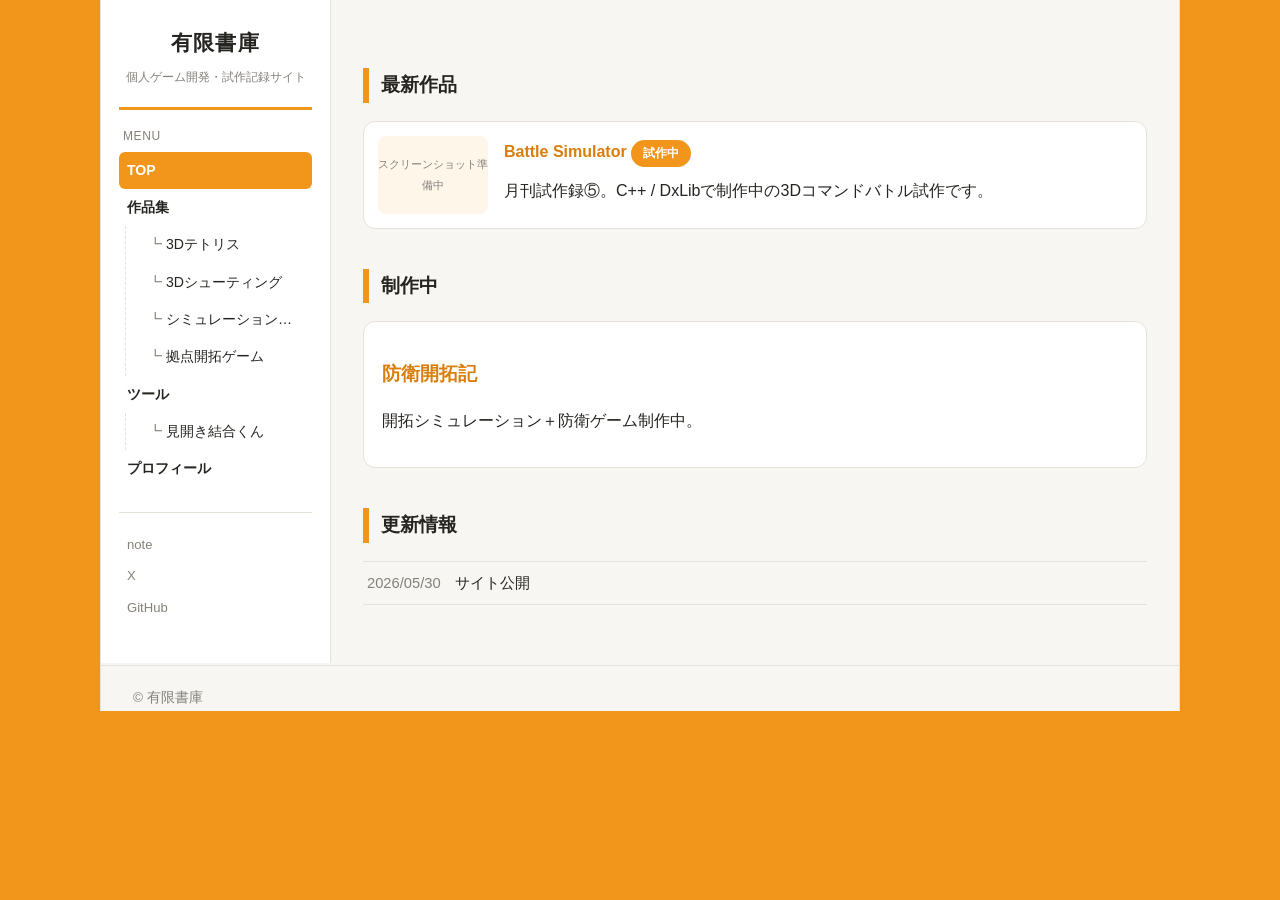
<file: index.html>
<!DOCTYPE html>
<html lang="ja">

<head>
    <meta charset="UTF-8">
    <meta name="viewport" content="width=device-width, initial-scale=1.0">
    <title>有限書庫</title>
    <link rel="stylesheet" href="./style.css">
</head>

<body>

<div class="layout">

    <aside class="sidebar">

        <div class="site-brand">
            <a href="./index.html">
                <h1>有限書庫</h1>
                <p class="tagline">個人ゲーム開発・試作記録サイト</p>
            </a>
        </div>

        <nav class="tree-nav">
            <p class="group-title">MENU</p>
            <ul>
                <li><a href="./index.html" class="current">TOP</a></li>
                <li>
                    <a href="./works.html">作品集</a>
                    <ul>
                        <li><a href="./tetris.html">3Dテトリス</a></li>
                        <li><a href="./3D-shooting.html">3Dシューティング</a></li>
                        <li><a href="./simulation-game.html">シミュレーションゲーム</a></li>
                        <li><a href="./settlement-builder.html">拠点開拓ゲーム</a></li>
                    </ul>
                </li>
                <li>
                    <a href="./works.html">ツール</a>
                    <ul>
                        <li><a href="./mihiraki-merge.html">見開き結合くん</a></li>
                    </ul>
                </li>
                <li><a href="./profile.html">プロフィール</a></li>
            </ul>
        </nav>

        <div class="sidebar-links">
            <a href="https://note.com/finite_archive" target="_blank" rel="noopener">note</a>
            <a href="https://x.com/FiniteArchive" target="_blank" rel="noopener">X</a>
            <a href="#">GitHub</a>
        </div>

    </aside>

    <main class="content">

        <section>

            <h2>最新作品</h2>

            <div class="work-list">
                <div class="work-row">
                    <div class="thumb">スクリーンショット準備中</div>
                    <div class="body">
                        <a href="./battle-simulator/index.html">Battle Simulator</a>
                        <span class="status">試作中</span>
                        <p>月刊試作録⑤。C++ / DxLibで制作中の3Dコマンドバトル試作です。</p>
                    </div>
                </div>
            </div>

        </section>

        <section>

            <h2>制作中</h2>

            <div class="card">

                <h3>防衛開拓記</h3>

                <p>
                    開拓シミュレーション＋防衛ゲーム制作中。
                </p>

            </div>

        </section>

        <section>

            <h2>更新情報</h2>

            <ul class="log-list">
                <li><span class="date">2026/05/30</span><span>サイト公開</span></li>
            </ul>

        </section>

    </main>

</div>

<footer>
    &copy; 有限書庫
</footer>

</body>

</html>
</file>
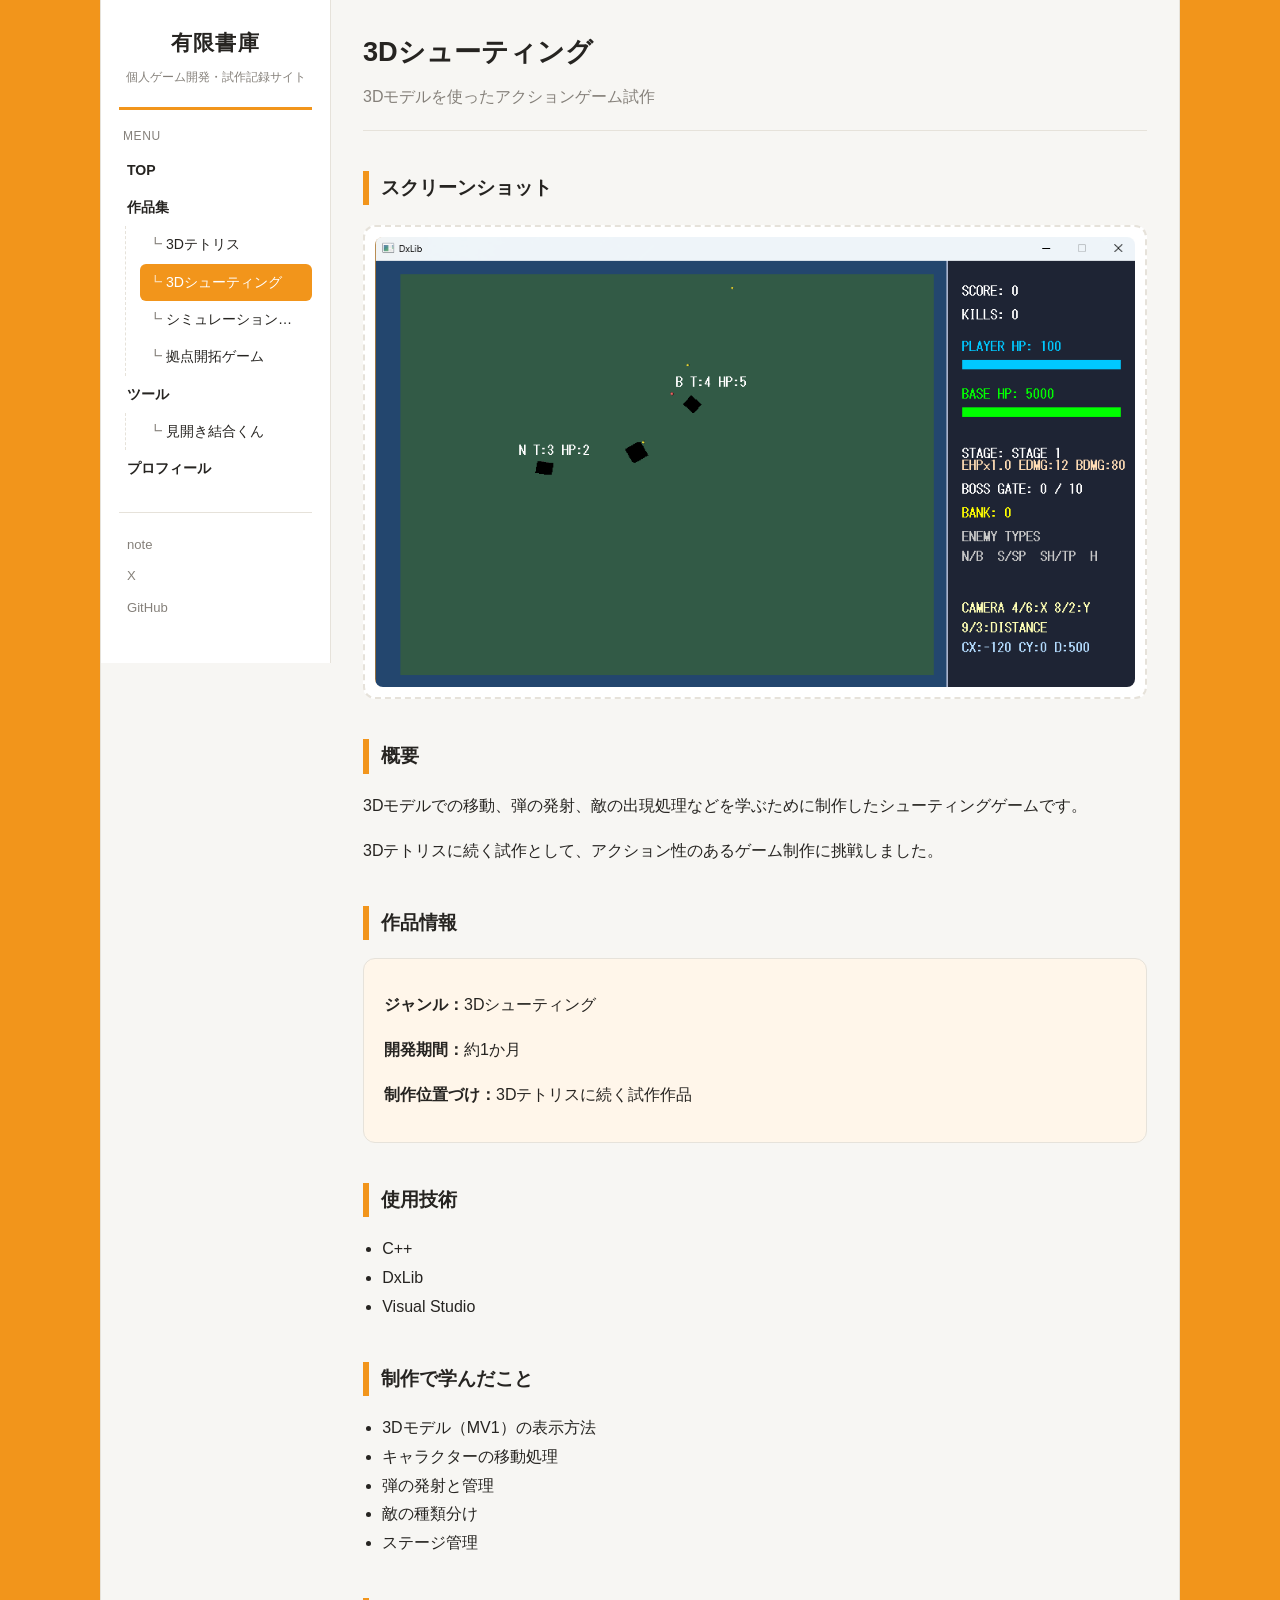
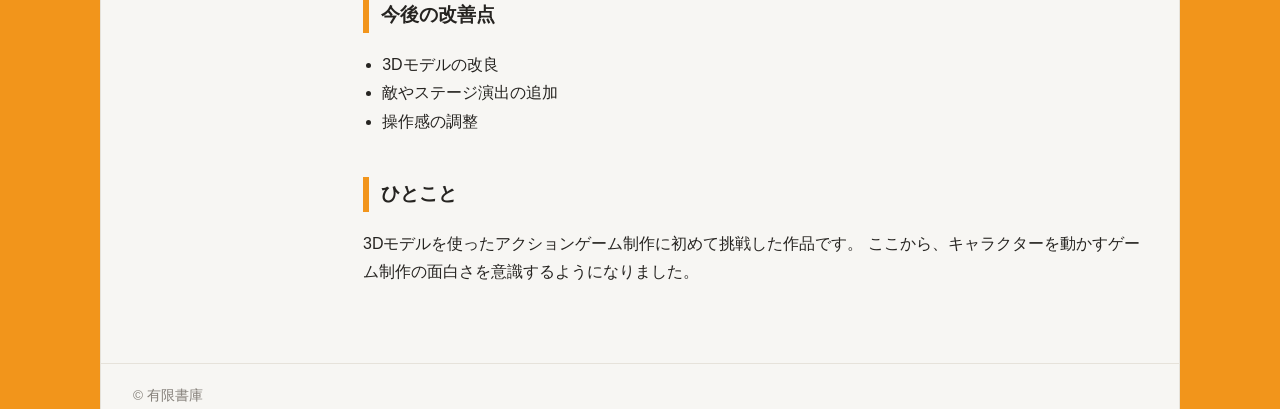
<file: 3D-shooting.html>
<!DOCTYPE html>
<html lang="ja">

<head>
    <meta charset="UTF-8">
    <meta name="viewport" content="width=device-width, initial-scale=1.0">
    <title>3Dシューティング | 有限書庫</title>
    <link rel="stylesheet" href="./style.css">

    <style>

        /* 弾丸背景（このページ固有の演出） */

        .bullet {
            position: fixed;
            left: -120px;
            width: 100px;
            height: 4px;
            background: var(--color-accent);
            opacity: 0.15;
            z-index: 0;
            animation: shoot 5s linear infinite;
        }

        .bullet1 {
            top: 20%;
            animation-delay: 0s;
        }

        .bullet2 {
            top: 45%;
            animation-delay: 1.5s;
        }

        .bullet3 {
            top: 70%;
            animation-delay: 3s;
        }

        .bullet4 {
            top: 85%;
            animation-delay: 4s;
        }

        @keyframes shoot {
            from {
                transform: translateX(-150px);
            }

            to {
                transform: translateX(120vw);
            }
        }

    </style>
</head>

<body>

    <div class="bullet bullet1"></div>
    <div class="bullet bullet2"></div>
    <div class="bullet bullet3"></div>
    <div class="bullet bullet4"></div>

    <div class="layout">

        <aside class="sidebar">

            <div class="site-brand">
                <a href="./index.html">
                    <h1>有限書庫</h1>
                    <p class="tagline">個人ゲーム開発・試作記録サイト</p>
                </a>
            </div>

            <nav class="tree-nav">
                <p class="group-title">MENU</p>
                <ul>
                    <li><a href="./index.html">TOP</a></li>
                    <li>
                        <a href="./works.html">作品集</a>
                        <ul>
                            <li><a href="./tetris.html">3Dテトリス</a></li>
                            <li><a href="./3D-shooting.html" class="current">3Dシューティング</a></li>
                            <li><a href="./simulation-game.html">シミュレーションゲーム</a></li>
                            <li><a href="./settlement-builder.html">拠点開拓ゲーム</a></li>
                        </ul>
                    </li>
                    <li>
                        <a href="./works.html#tools">ツール</a>
                        <ul>
                            <li><a href="./mihiraki-merge.html">見開き結合くん</a></li>
                        </ul>
                    </li>
                    <li><a href="./profile.html">プロフィール</a></li>
                </ul>
            </nav>

            <div class="sidebar-links">
                <a href="https://note.com/finite_archive" target="_blank" rel="noopener">note</a>
                <a href="https://x.com/FiniteArchive" target="_blank" rel="noopener">X</a>
                <a href="#">GitHub</a>
            </div>

        </aside>

        <main class="content">

            <div class="page-head">
                <h1>3Dシューティング</h1>
                <p>3Dモデルを使ったアクションゲーム試作</p>
            </div>

            <section>
                <h2>スクリーンショット</h2>

                <div class="screenshot">
                    <img src="./images/3D-shooting01.png" alt="3Dシューティングのスクリーンショット">
                </div>
            </section>

            <section>
                <h2>概要</h2>

                <p>
                    3Dモデルでの移動、弾の発射、敵の出現処理などを学ぶために制作したシューティングゲームです。
                </p>

                <p>
                    3Dテトリスに続く試作として、アクション性のあるゲーム制作に挑戦しました。
                </p>
            </section>

            <section>
                <h2>作品情報</h2>

                <div class="info-box">
                    <p><strong>ジャンル：</strong>3Dシューティング</p>
                    <p><strong>開発期間：</strong>約1か月</p>
                    <p><strong>制作位置づけ：</strong>3Dテトリスに続く試作作品</p>
                </div>
            </section>

            <section>
                <h2>使用技術</h2>

                <ul>
                    <li>C++</li>
                    <li>DxLib</li>
                    <li>Visual Studio</li>
                </ul>
            </section>

            <section>
                <h2>制作で学んだこと</h2>

                <ul>
                    <li>3Dモデル（MV1）の表示方法</li>
                    <li>キャラクターの移動処理</li>
                    <li>弾の発射と管理</li>
                    <li>敵の種類分け</li>
                    <li>ステージ管理</li>
                </ul>
            </section>

            <section>
                <h2>今後の改善点</h2>

                <ul>
                    <li>3Dモデルの改良</li>
                    <li>敵やステージ演出の追加</li>
                    <li>操作感の調整</li>
                </ul>
            </section>

            <section>
                <h2>ひとこと</h2>

                <p>
                    3Dモデルを使ったアクションゲーム制作に初めて挑戦した作品です。
                    ここから、キャラクターを動かすゲーム制作の面白さを意識するようになりました。
                </p>
            </section>

        </main>

    </div>

    <footer>
        &copy; 有限書庫
    </footer>

</body>

</html>
</file>
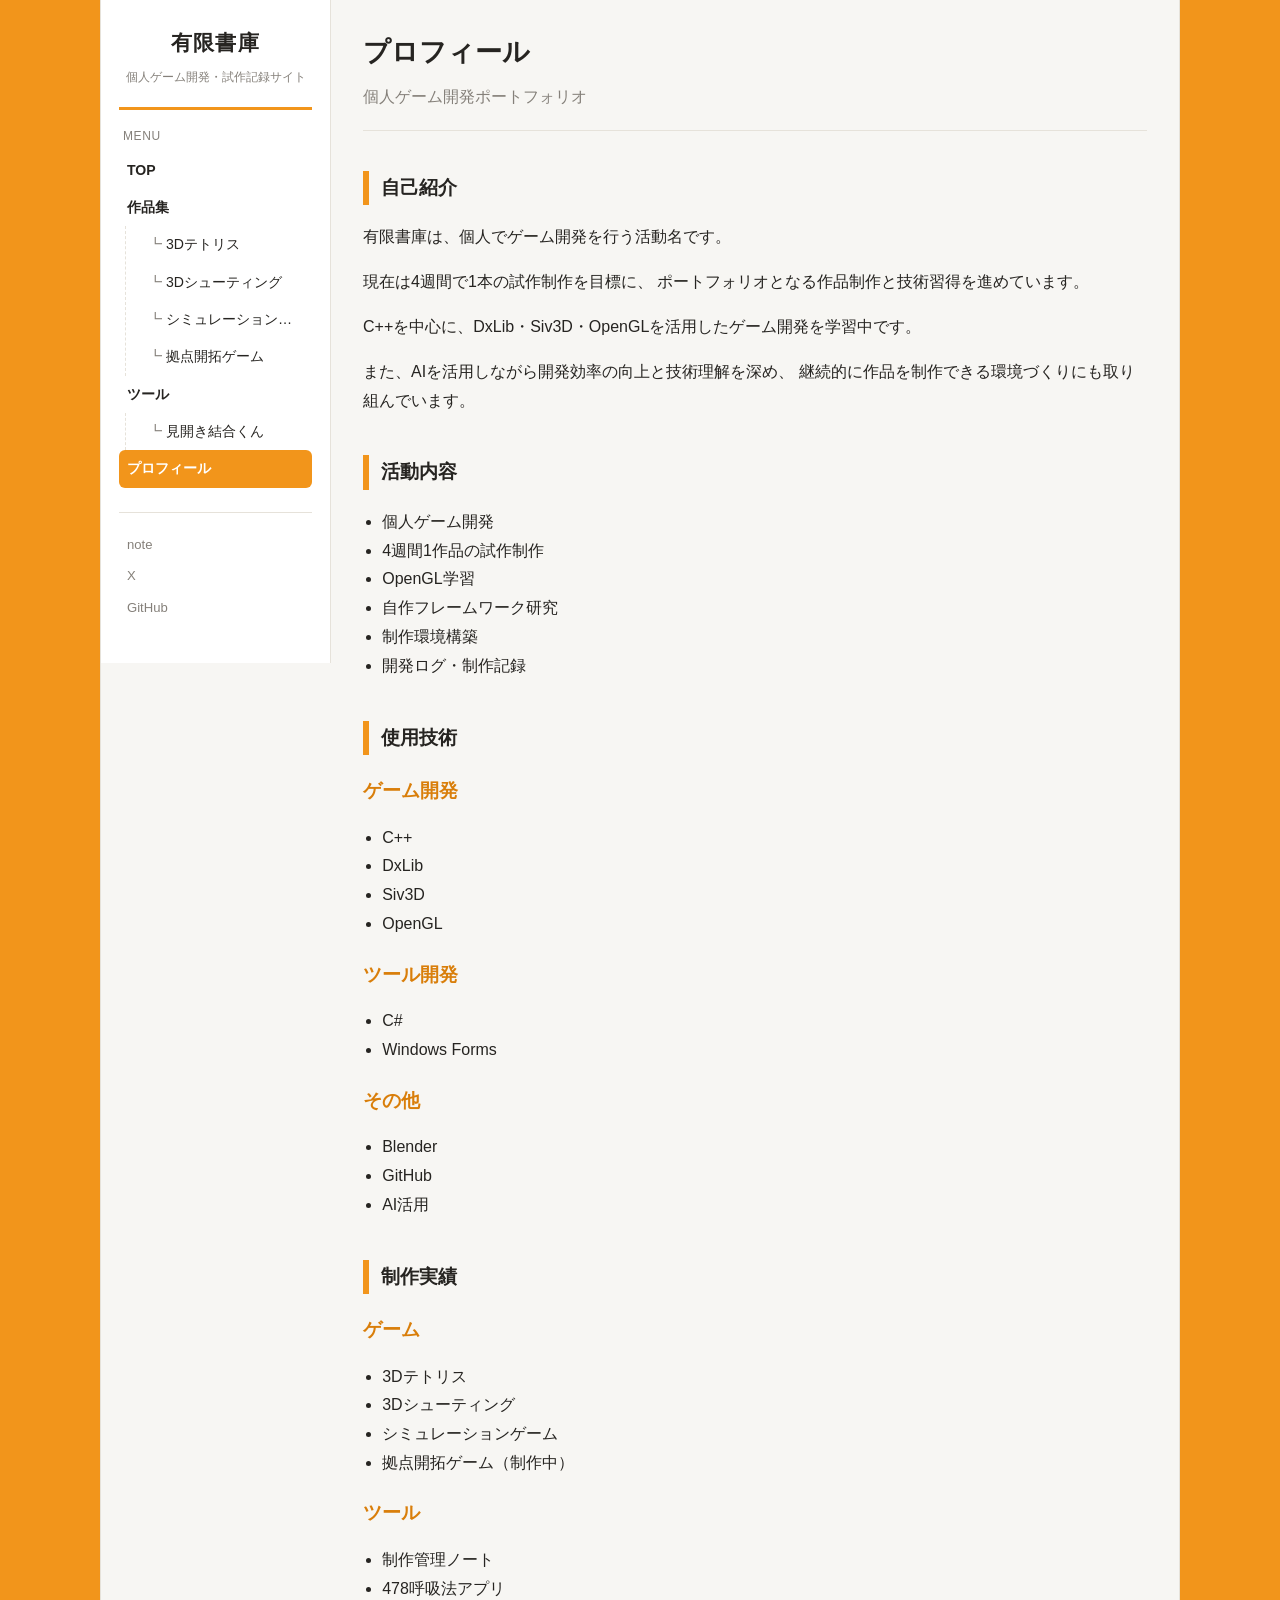
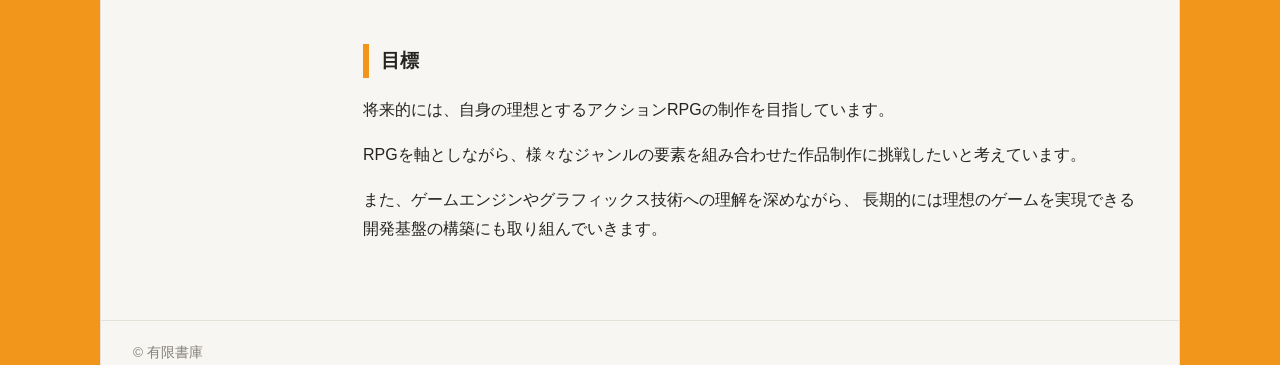
<file: profile.html>
<!DOCTYPE html>
<html lang="ja">

<head>
    <meta charset="UTF-8">
    <meta name="viewport" content="width=device-width, initial-scale=1.0">
    <title>プロフィール | 有限書庫</title>
    <link rel="stylesheet" href="./style.css">
</head>

<body>

<div class="layout">

    <aside class="sidebar">

        <div class="site-brand">
            <a href="./index.html">
                <h1>有限書庫</h1>
                <p class="tagline">個人ゲーム開発・試作記録サイト</p>
            </a>
        </div>

        <nav class="tree-nav">
            <p class="group-title">MENU</p>
            <ul>
                <li><a href="./index.html">TOP</a></li>
                <li>
                    <a href="./works.html">作品集</a>
                    <ul>
                        <li><a href="./tetris.html">3Dテトリス</a></li>
                        <li><a href="./3D-shooting.html">3Dシューティング</a></li>
                        <li><a href="./simulation-game.html">シミュレーションゲーム</a></li>
                        <li><a href="./settlement-builder.html">拠点開拓ゲーム</a></li>
                    </ul>
                </li>
                <li>
                    <a href="./works.html">ツール</a>
                    <ul>
                        <li><a href="./mihiraki-merge.html">見開き結合くん</a></li>
                    </ul>
                </li>
                <li><a href="./profile.html" class="current">プロフィール</a></li>
            </ul>
        </nav>

        <div class="sidebar-links">
            <a href="https://note.com/finite_archive" target="_blank" rel="noopener">note</a>
            <a href="https://x.com/FiniteArchive" target="_blank" rel="noopener">X</a>
            <a href="#">GitHub</a>
        </div>

    </aside>

    <main class="content">

        <div class="page-head">
            <h1>プロフィール</h1>
            <p>個人ゲーム開発ポートフォリオ</p>
        </div>

        <section>

            <h2>自己紹介</h2>

            <p>
                有限書庫は、個人でゲーム開発を行う活動名です。
            </p>

            <p>
                現在は4週間で1本の試作制作を目標に、
                ポートフォリオとなる作品制作と技術習得を進めています。
            </p>

            <p>
                C++を中心に、DxLib・Siv3D・OpenGLを活用したゲーム開発を学習中です。
            </p>

            <p>
                また、AIを活用しながら開発効率の向上と技術理解を深め、
                継続的に作品を制作できる環境づくりにも取り組んでいます。
            </p>

        </section>

        <section>

            <h2>活動内容</h2>

            <ul>
                <li>個人ゲーム開発</li>
                <li>4週間1作品の試作制作</li>
                <li>OpenGL学習</li>
                <li>自作フレームワーク研究</li>
                <li>制作環境構築</li>
                <li>開発ログ・制作記録</li>
            </ul>

        </section>

        <section>

            <h2>使用技術</h2>

            <h3>ゲーム開発</h3>

            <ul>
                <li>C++</li>
                <li>DxLib</li>
                <li>Siv3D</li>
                <li>OpenGL</li>
            </ul>

            <h3>ツール開発</h3>

            <ul>
                <li>C#</li>
                <li>Windows Forms</li>
            </ul>

            <h3>その他</h3>

            <ul>
                <li>Blender</li>
                <li>GitHub</li>
                <li>AI活用</li>
            </ul>

        </section>

        <section>

            <h2>制作実績</h2>

            <h3>ゲーム</h3>

            <ul>
                <li>3Dテトリス</li>
                <li>3Dシューティング</li>
                <li>シミュレーションゲーム</li>
                <li>拠点開拓ゲーム（制作中）</li>
            </ul>

            <h3>ツール</h3>

            <ul>
                <li>制作管理ノート</li>
                <li>478呼吸法アプリ</li>
            </ul>

        </section>

        <section>

            <h2>目標</h2>

            <p>
                将来的には、自身の理想とするアクションRPGの制作を目指しています。
            </p>

            <p>
                RPGを軸としながら、様々なジャンルの要素を組み合わせた作品制作に挑戦したいと考えています。
            </p>

            <p>
                また、ゲームエンジンやグラフィックス技術への理解を深めながら、
                長期的には理想のゲームを実現できる開発基盤の構築にも取り組んでいきます。
            </p>

        </section>

    </main>

</div>

<footer>
    &copy; 有限書庫
</footer>

</body>

</html>
</file>
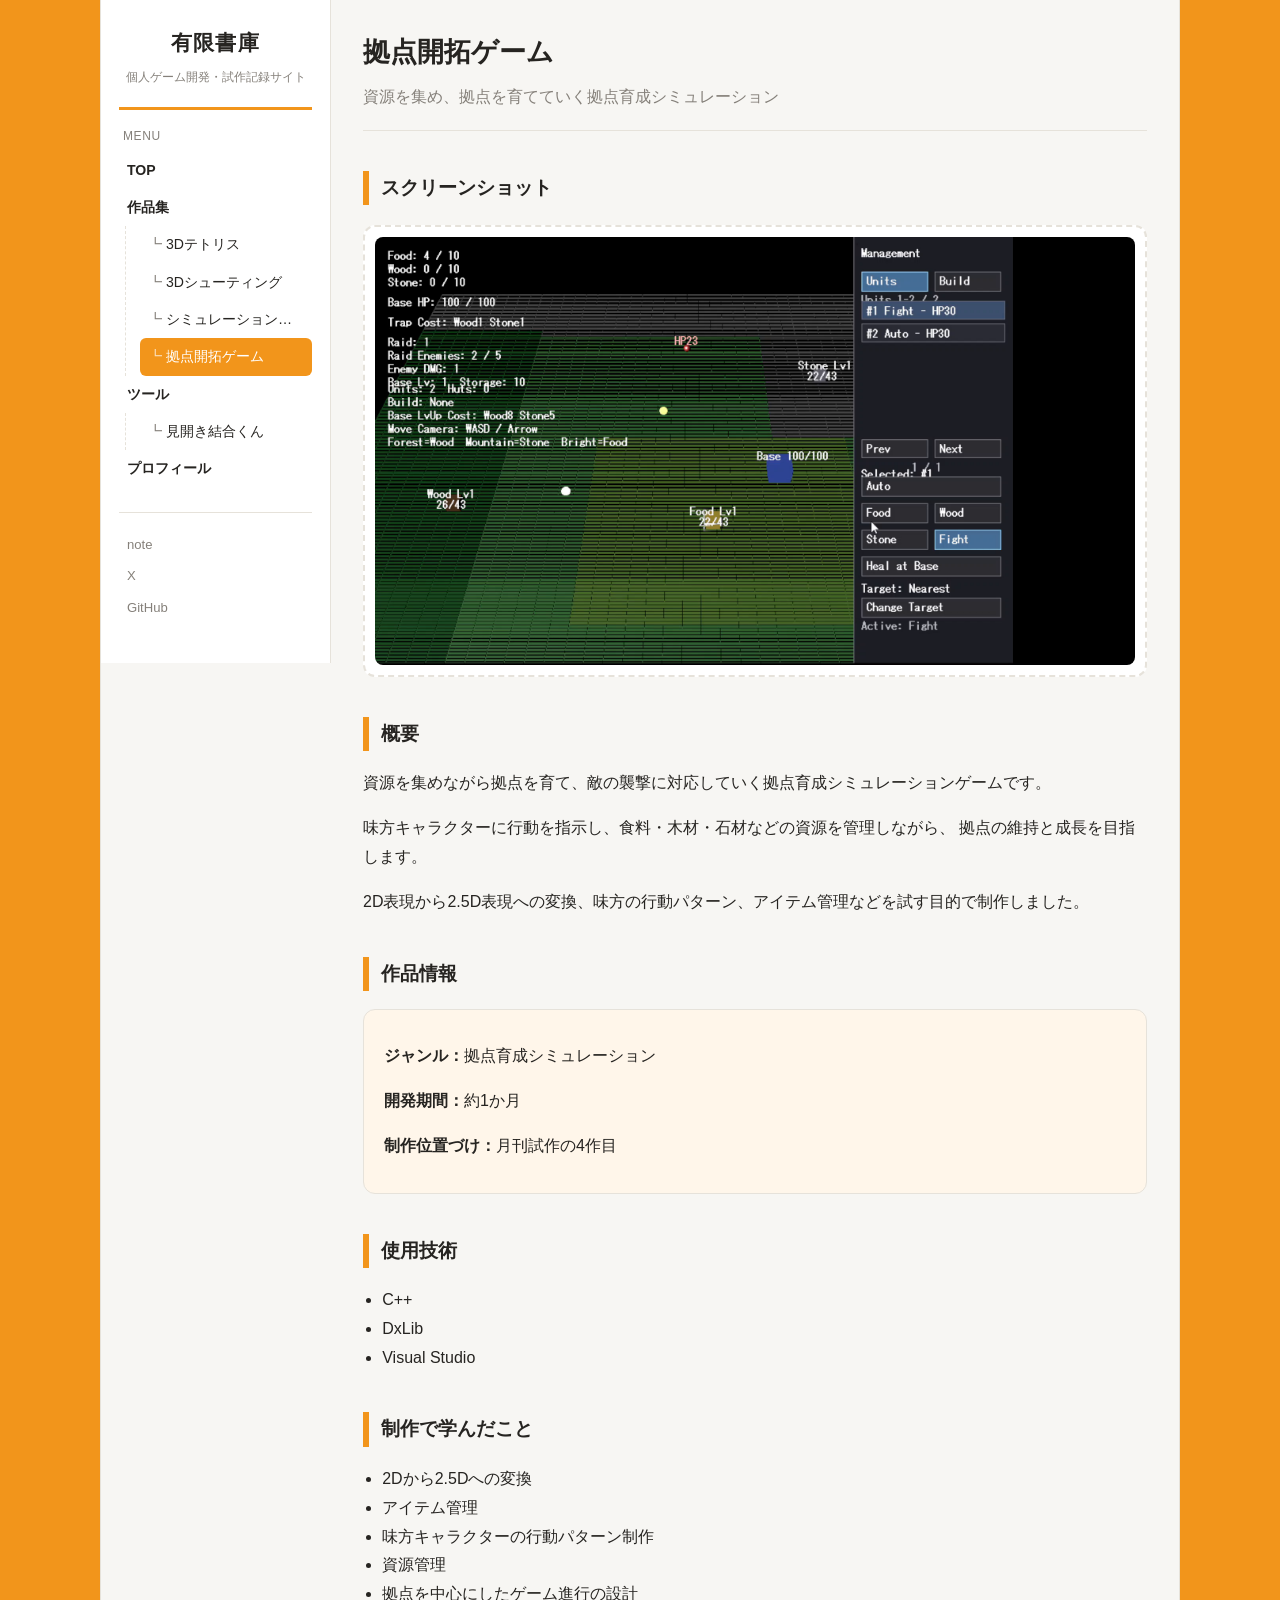
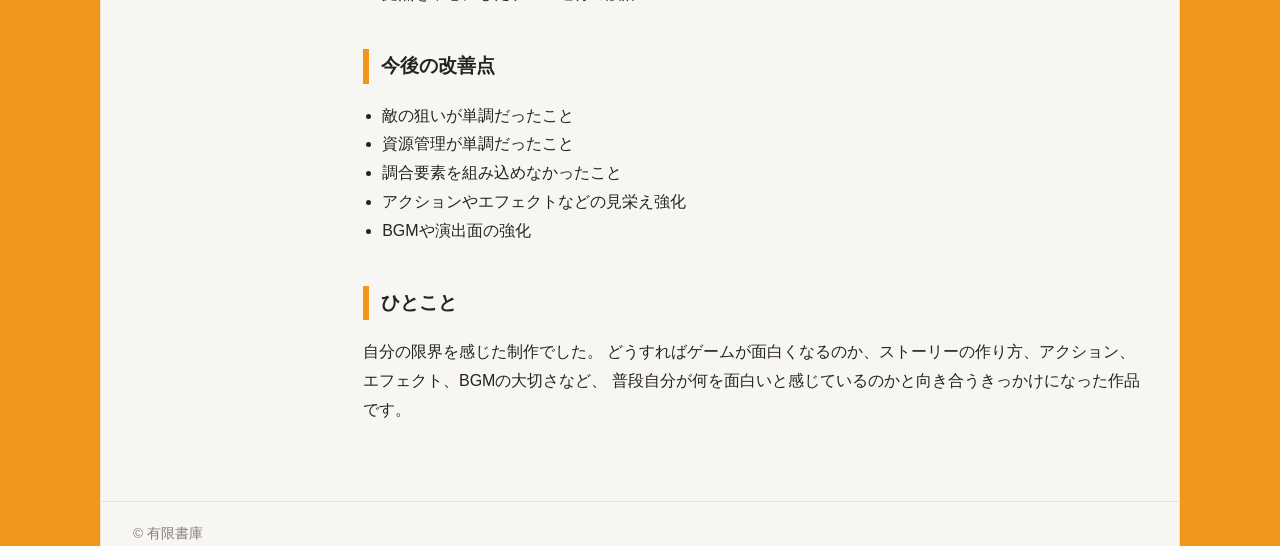
<file: settlement-builder.html>
<!DOCTYPE html>
<html lang="ja">

<head>
    <meta charset="UTF-8">
    <meta name="viewport" content="width=device-width, initial-scale=1.0">
    <title>拠点開拓ゲーム | 有限書庫</title>
    <link rel="stylesheet" href="./style.css">
</head>

<body>

<div class="layout">

    <aside class="sidebar">

        <div class="site-brand">
            <a href="./index.html">
                <h1>有限書庫</h1>
                <p class="tagline">個人ゲーム開発・試作記録サイト</p>
            </a>
        </div>

        <nav class="tree-nav">
            <p class="group-title">MENU</p>
            <ul>
                <li><a href="./index.html">TOP</a></li>
                <li>
                    <a href="./works.html">作品集</a>
                    <ul>
                        <li><a href="./tetris.html">3Dテトリス</a></li>
                        <li><a href="./3D-shooting.html">3Dシューティング</a></li>
                        <li><a href="./simulation-game.html">シミュレーションゲーム</a></li>
                        <li><a href="./settlement-builder.html" class="current">拠点開拓ゲーム</a></li>
                    </ul>
                </li>
                <li>
                    <a href="./works.html#tools">ツール</a>
                    <ul>
                        <li><a href="./mihiraki-merge.html">見開き結合くん</a></li>
                    </ul>
                </li>
                <li><a href="./profile.html">プロフィール</a></li>
            </ul>
        </nav>

        <div class="sidebar-links">
            <a href="https://note.com/finite_archive" target="_blank" rel="noopener">note</a>
            <a href="https://x.com/FiniteArchive" target="_blank" rel="noopener">X</a>
            <a href="#">GitHub</a>
        </div>

    </aside>

    <main class="content">

        <div class="page-head">
            <h1>拠点開拓ゲーム</h1>
            <p>資源を集め、拠点を育てていく拠点育成シミュレーション</p>
        </div>

        <section>
            <h2>スクリーンショット</h2>

            <div class="screenshot">
                <img src="./images/settlement01.png" alt="拠点開拓ゲームのスクリーンショット">
            </div>
        </section>

        <section>
            <h2>概要</h2>

            <p>
                資源を集めながら拠点を育て、敵の襲撃に対応していく拠点育成シミュレーションゲームです。
            </p>

            <p>
                味方キャラクターに行動を指示し、食料・木材・石材などの資源を管理しながら、
                拠点の維持と成長を目指します。
            </p>

            <p>
                2D表現から2.5D表現への変換、味方の行動パターン、アイテム管理などを試す目的で制作しました。
            </p>
        </section>

        <section>
            <h2>作品情報</h2>

            <div class="info-box">
                <p><strong>ジャンル：</strong>拠点育成シミュレーション</p>
                <p><strong>開発期間：</strong>約1か月</p>
                <p><strong>制作位置づけ：</strong>月刊試作の4作目</p>
            </div>
        </section>

        <section>
            <h2>使用技術</h2>

            <ul>
                <li>C++</li>
                <li>DxLib</li>
                <li>Visual Studio</li>
            </ul>
        </section>

        <section>
            <h2>制作で学んだこと</h2>

            <ul>
                <li>2Dから2.5Dへの変換</li>
                <li>アイテム管理</li>
                <li>味方キャラクターの行動パターン制作</li>
                <li>資源管理</li>
                <li>拠点を中心にしたゲーム進行の設計</li>
            </ul>
        </section>

        <section>
            <h2>今後の改善点</h2>

            <ul>
                <li>敵の狙いが単調だったこと</li>
                <li>資源管理が単調だったこと</li>
                <li>調合要素を組み込めなかったこと</li>
                <li>アクションやエフェクトなどの見栄え強化</li>
                <li>BGMや演出面の強化</li>
            </ul>
        </section>

        <section>
            <h2>ひとこと</h2>

            <p>
                自分の限界を感じた制作でした。
                どうすればゲームが面白くなるのか、ストーリーの作り方、アクション、エフェクト、BGMの大切さなど、
                普段自分が何を面白いと感じているのかと向き合うきっかけになった作品です。
            </p>
        </section>

    </main>

</div>

<footer>
    &copy; 有限書庫
</footer>

</body>

</html>
</file>
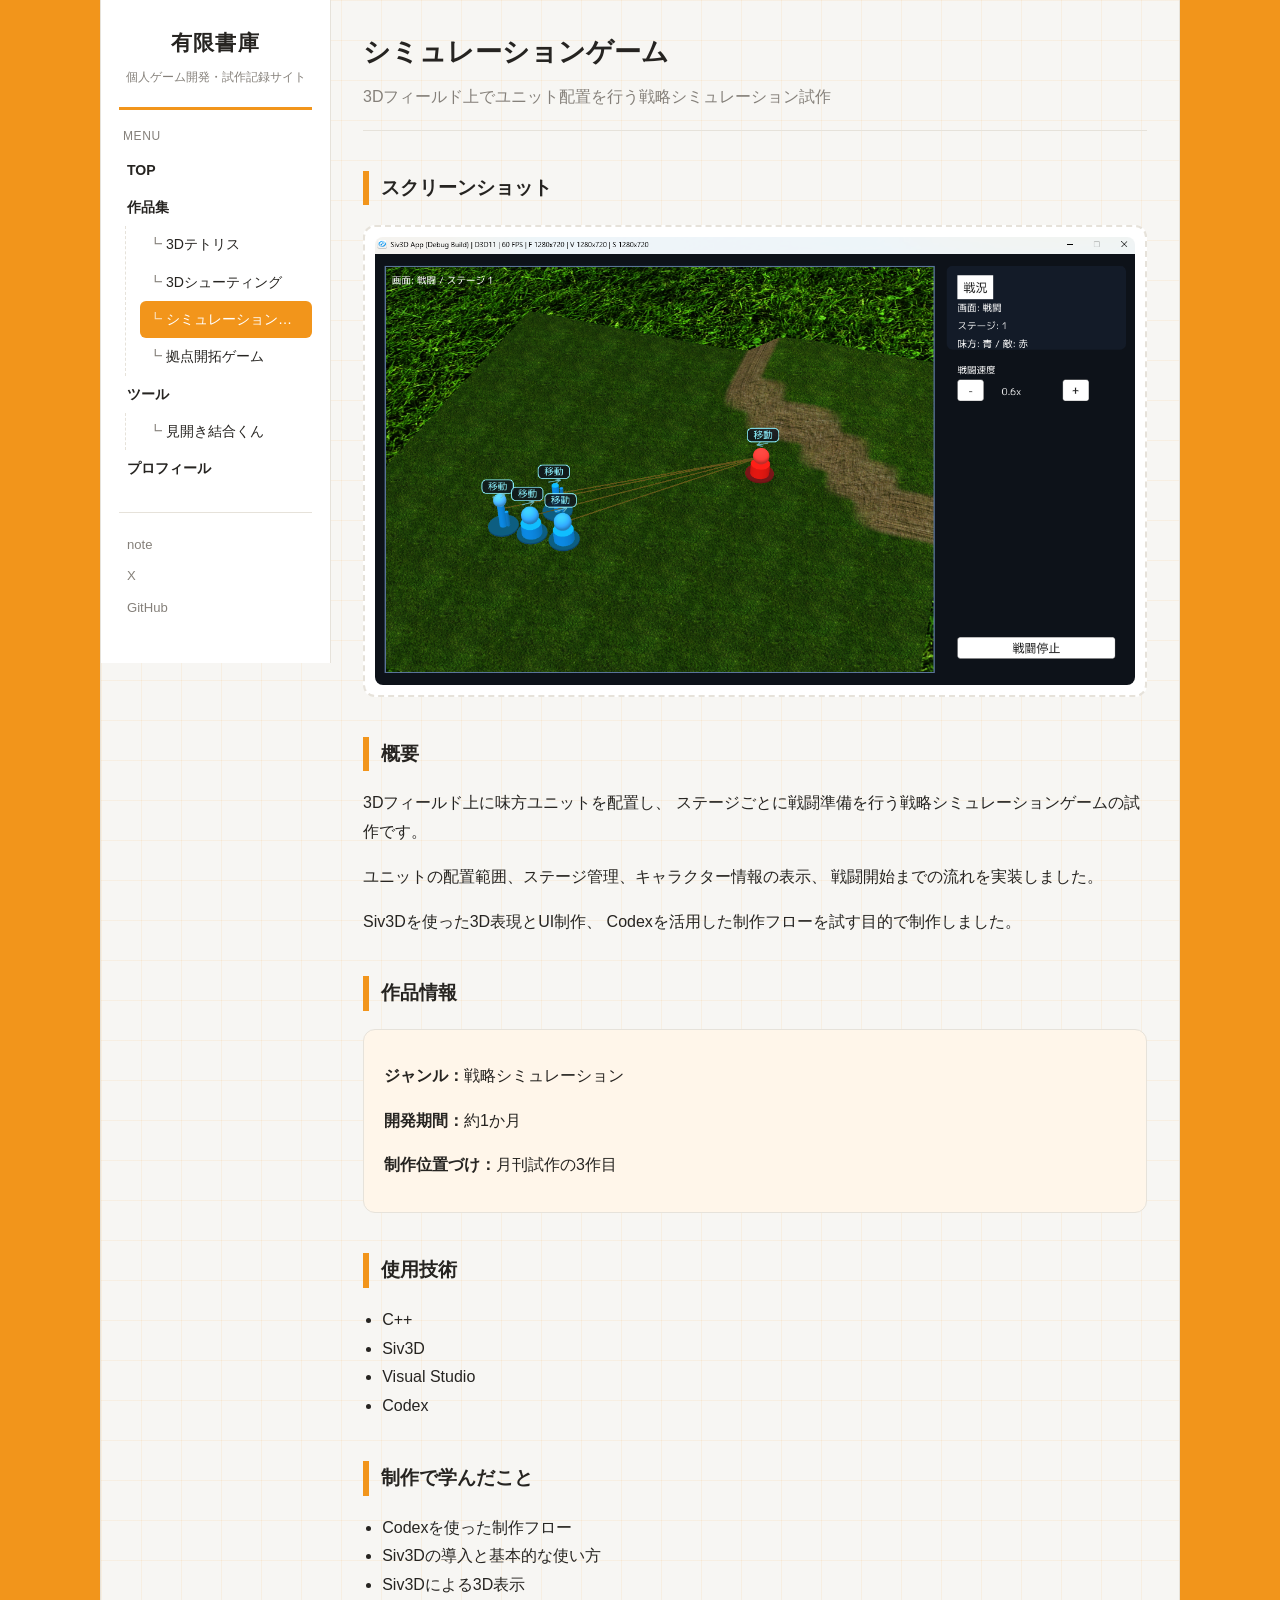
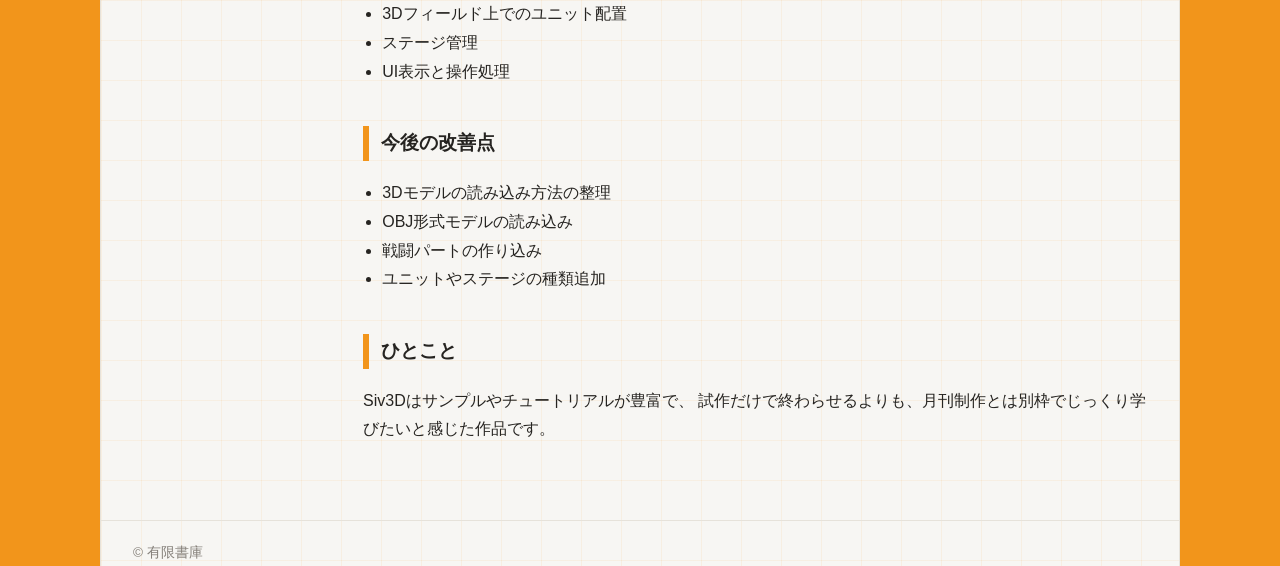
<file: simulation-game.html>
<!DOCTYPE html>
<html lang="ja">

<head>
    <meta charset="UTF-8">
    <meta name="viewport" content="width=device-width, initial-scale=1.0">
    <title>シミュレーションゲーム | 有限書庫</title>
    <link rel="stylesheet" href="./style.css">

    <style>

        /* グリッド背景（このページ固有の演出） */

        body {
            background-image:
                linear-gradient(rgba(242, 149, 27, 0.08) 1px, transparent 1px),
                linear-gradient(90deg, rgba(242, 149, 27, 0.08) 1px, transparent 1px);
            background-size: 40px 40px, 40px 40px;
        }

    </style>
</head>

<body>

    <div class="layout">

        <aside class="sidebar">

            <div class="site-brand">
                <a href="./index.html">
                    <h1>有限書庫</h1>
                    <p class="tagline">個人ゲーム開発・試作記録サイト</p>
                </a>
            </div>

            <nav class="tree-nav">
                <p class="group-title">MENU</p>
                <ul>
                    <li><a href="./index.html">TOP</a></li>
                    <li>
                        <a href="./works.html">作品集</a>
                        <ul>
                            <li><a href="./tetris.html">3Dテトリス</a></li>
                            <li><a href="./3D-shooting.html">3Dシューティング</a></li>
                            <li><a href="./simulation-game.html" class="current">シミュレーションゲーム</a></li>
                            <li><a href="./settlement-builder.html">拠点開拓ゲーム</a></li>
                        </ul>
                    </li>
                    <li>
                        <a href="./works.html#tools">ツール</a>
                        <ul>
                            <li><a href="./mihiraki-merge.html">見開き結合くん</a></li>
                        </ul>
                    </li>
                    <li><a href="./profile.html">プロフィール</a></li>
                </ul>
            </nav>

            <div class="sidebar-links">
                <a href="https://note.com/finite_archive" target="_blank" rel="noopener">note</a>
                <a href="https://x.com/FiniteArchive" target="_blank" rel="noopener">X</a>
                <a href="#">GitHub</a>
            </div>

        </aside>

        <main class="content">

            <div class="page-head">
                <h1>シミュレーションゲーム</h1>
                <p>3Dフィールド上でユニット配置を行う戦略シミュレーション試作</p>
            </div>

            <section>
                <h2>スクリーンショット</h2>

                <div class="screenshot">
                    <img src="./images/simulation-game01.png" alt="シミュレーションゲームのスクリーンショット">
                </div>
            </section>

            <section>
                <h2>概要</h2>

                <p>
                    3Dフィールド上に味方ユニットを配置し、
                    ステージごとに戦闘準備を行う戦略シミュレーションゲームの試作です。
                </p>

                <p>
                    ユニットの配置範囲、ステージ管理、キャラクター情報の表示、
                    戦闘開始までの流れを実装しました。
                </p>

                <p>
                    Siv3Dを使った3D表現とUI制作、
                    Codexを活用した制作フローを試す目的で制作しました。
                </p>
            </section>

            <section>
                <h2>作品情報</h2>

                <div class="info-box">
                    <p><strong>ジャンル：</strong>戦略シミュレーション</p>
                    <p><strong>開発期間：</strong>約1か月</p>
                    <p><strong>制作位置づけ：</strong>月刊試作の3作目</p>
                </div>
            </section>

            <section>
                <h2>使用技術</h2>

                <ul>
                    <li>C++</li>
                    <li>Siv3D</li>
                    <li>Visual Studio</li>
                    <li>Codex</li>
                </ul>
            </section>

            <section>
                <h2>制作で学んだこと</h2>

                <ul>
                    <li>Codexを使った制作フロー</li>
                    <li>Siv3Dの導入と基本的な使い方</li>
                    <li>Siv3Dによる3D表示</li>
                    <li>3Dフィールド上でのユニット配置</li>
                    <li>ステージ管理</li>
                    <li>UI表示と操作処理</li>
                </ul>
            </section>

            <section>
                <h2>今後の改善点</h2>

                <ul>
                    <li>3Dモデルの読み込み方法の整理</li>
                    <li>OBJ形式モデルの読み込み</li>
                    <li>戦闘パートの作り込み</li>
                    <li>ユニットやステージの種類追加</li>
                </ul>
            </section>

            <section>
                <h2>ひとこと</h2>

                <p>
                    Siv3Dはサンプルやチュートリアルが豊富で、
                    試作だけで終わらせるよりも、月刊制作とは別枠でじっくり学びたいと感じた作品です。
                </p>
            </section>

        </main>

    </div>

    <footer>
        &copy; 有限書庫
    </footer>

</body>

</html>
</file>
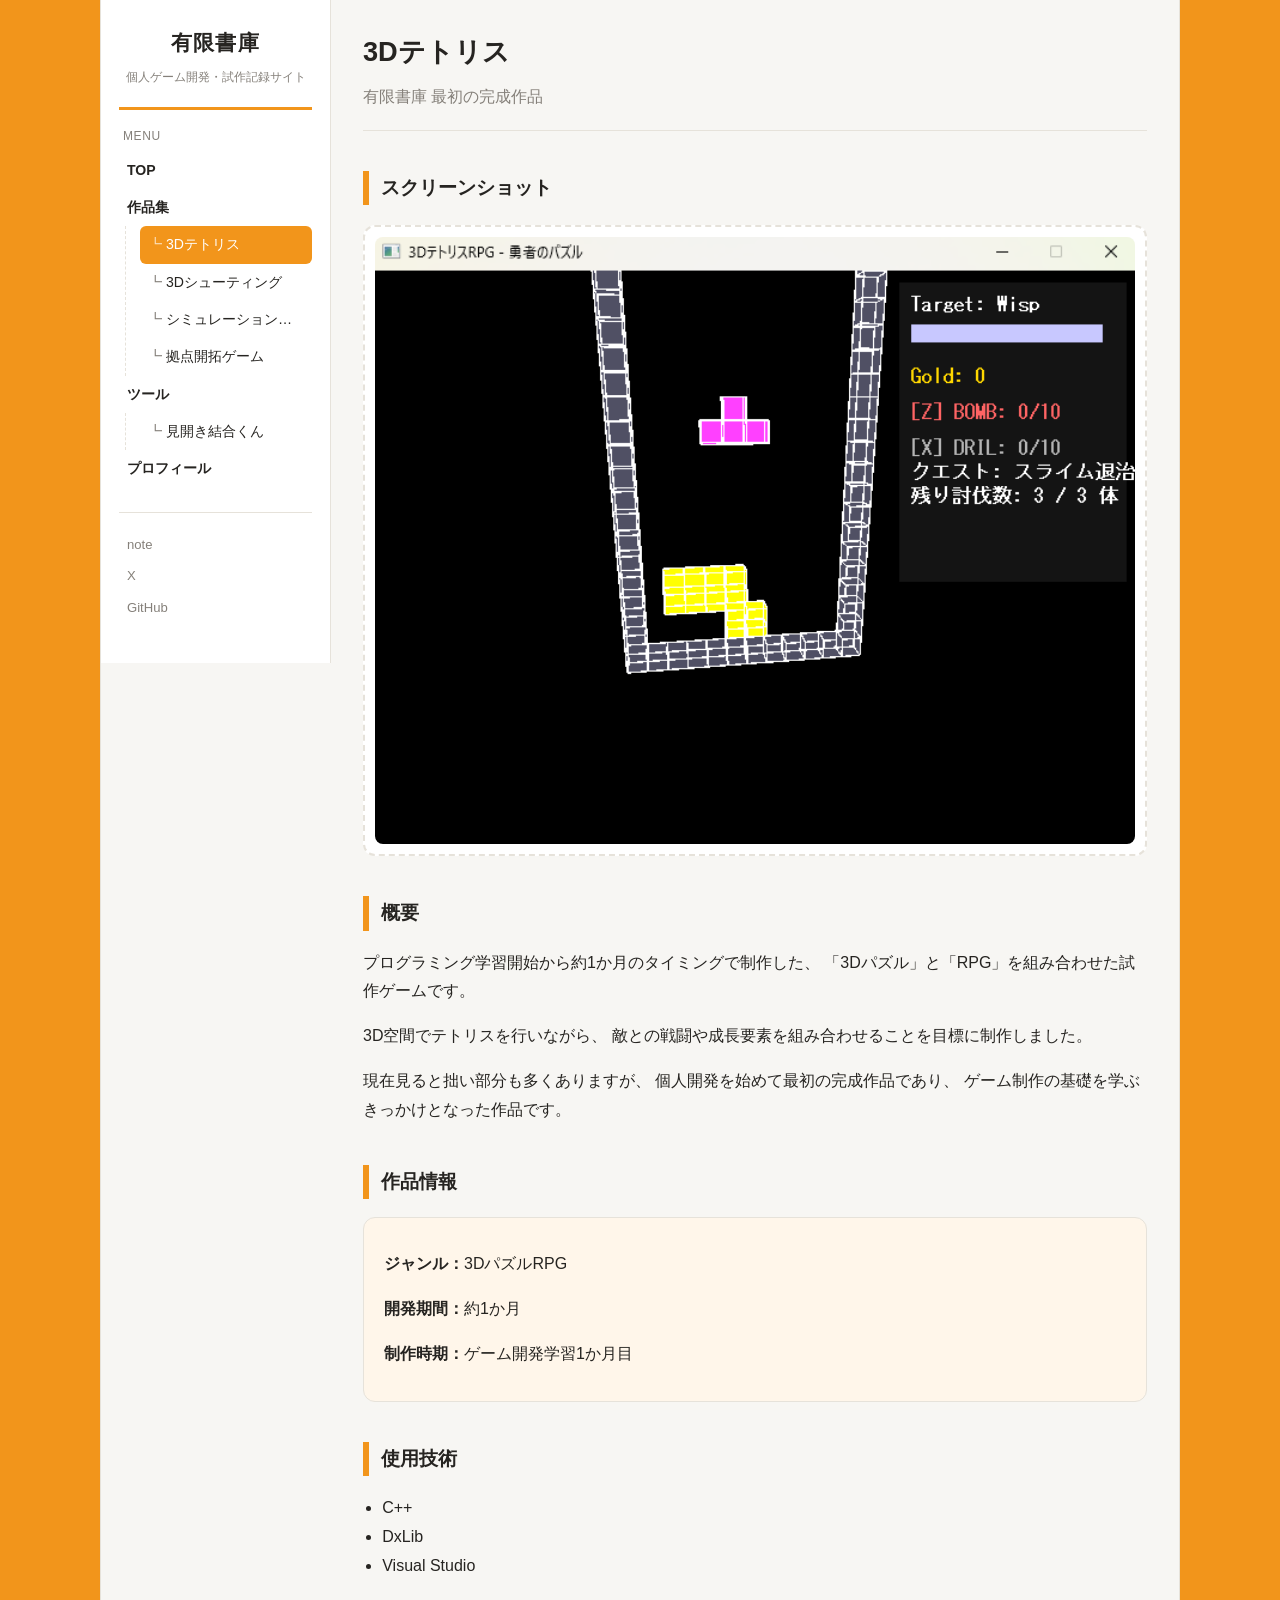
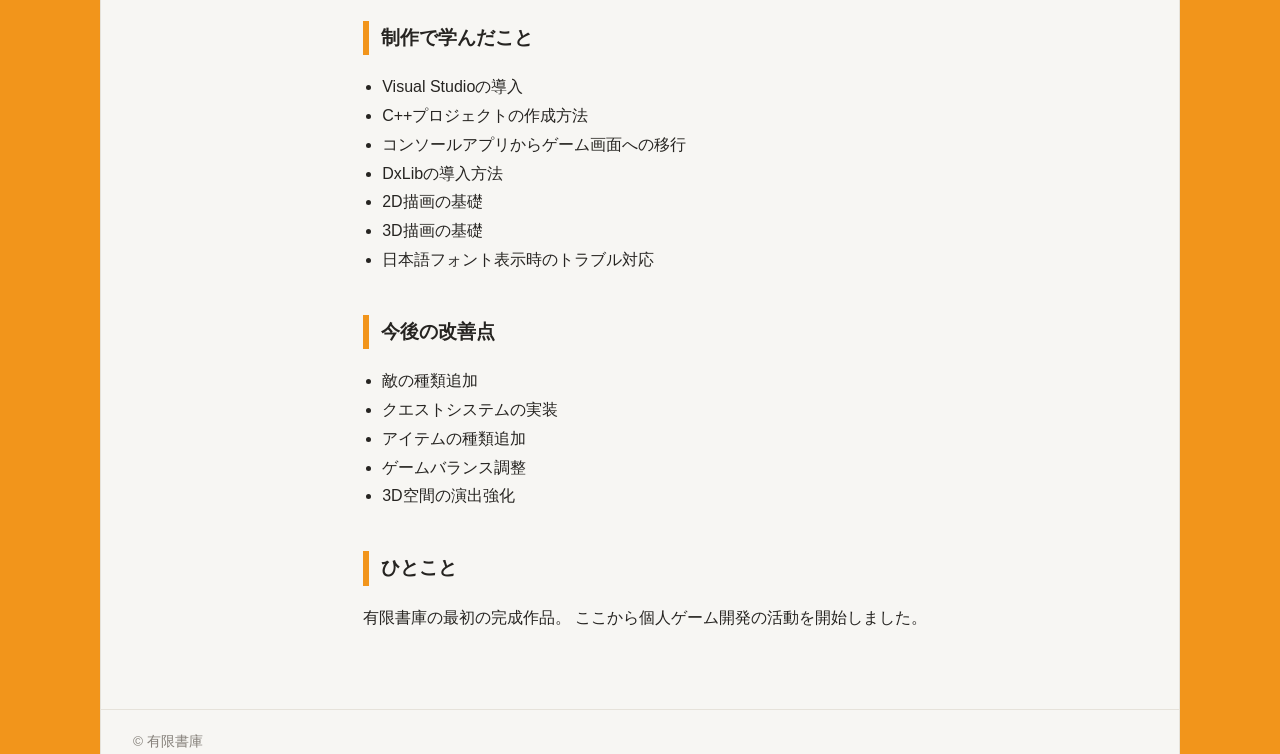
<file: tetris.html>
<!DOCTYPE html>
<html lang="ja">

<head>
    <meta charset="UTF-8">
    <meta name="viewport" content="width=device-width, initial-scale=1.0">
    <title>3Dテトリス | 有限書庫</title>
    <link rel="stylesheet" href="./style.css">

    <style>

        /* テトリス棒背景（このページ固有の演出） */

        .falling-block {
            position: fixed;
            top: -150px;
            width: 30px;
            height: 120px;
            background: var(--color-accent);
            opacity: 0.12;
            z-index: 0;
            animation: fall 8s linear infinite;
        }

        .block1 {
            left: 15%;
            animation-delay: 0s;
        }

        .block2 {
            left: 45%;
            animation-delay: 2s;
        }

        .block3 {
            left: 75%;
            animation-delay: 4s;
        }

        @keyframes fall {
            from {
                transform: translateY(-150px);
            }

            to {
                transform: translateY(120vh);
            }
        }

    </style>

</head>

<body>

    <div class="falling-block block1"></div>
    <div class="falling-block block2"></div>
    <div class="falling-block block3"></div>

    <div class="layout">

        <aside class="sidebar">

            <div class="site-brand">
                <a href="./index.html">
                    <h1>有限書庫</h1>
                    <p class="tagline">個人ゲーム開発・試作記録サイト</p>
                </a>
            </div>

            <nav class="tree-nav">
                <p class="group-title">MENU</p>
                <ul>
                    <li><a href="./index.html">TOP</a></li>
                    <li>
                        <a href="./works.html">作品集</a>
                        <ul>
                            <li><a href="./tetris.html" class="current">3Dテトリス</a></li>
                            <li><a href="./3D-shooting.html">3Dシューティング</a></li>
                            <li><a href="./simulation-game.html">シミュレーションゲーム</a></li>
                            <li><a href="./settlement-builder.html">拠点開拓ゲーム</a></li>
                        </ul>
                    </li>
                    <li>
                        <a href="./works.html#tools">ツール</a>
                        <ul>
                            <li><a href="./mihiraki-merge.html">見開き結合くん</a></li>
                        </ul>
                    </li>
                    <li><a href="./profile.html">プロフィール</a></li>
                </ul>
            </nav>

            <div class="sidebar-links">
                <a href="https://note.com/finite_archive" target="_blank" rel="noopener">note</a>
                <a href="https://x.com/FiniteArchive" target="_blank" rel="noopener">X</a>
                <a href="#">GitHub</a>
            </div>

        </aside>

        <main class="content">

            <div class="page-head">
                <h1>3Dテトリス</h1>
                <p>有限書庫 最初の完成作品</p>
            </div>

            <section>

                <h2>スクリーンショット</h2>

                <div class="screenshot">
                    <img src="./images/tetris01.png" alt="3Dテトリスのスクリーンショット">
                </div>

            </section>

            <section>

                <h2>概要</h2>

                <p>
                    プログラミング学習開始から約1か月のタイミングで制作した、
                    「3Dパズル」と「RPG」を組み合わせた試作ゲームです。
                </p>

                <p>
                    3D空間でテトリスを行いながら、
                    敵との戦闘や成長要素を組み合わせることを目標に制作しました。
                </p>

                <p>
                    現在見ると拙い部分も多くありますが、
                    個人開発を始めて最初の完成作品であり、
                    ゲーム制作の基礎を学ぶきっかけとなった作品です。
                </p>

            </section>

            <section>

                <h2>作品情報</h2>

                <div class="info-box">

                    <p><strong>ジャンル：</strong>3DパズルRPG</p>
                    <p><strong>開発期間：</strong>約1か月</p>
                    <p><strong>制作時期：</strong>ゲーム開発学習1か月目</p>

                </div>

            </section>

            <section>

                <h2>使用技術</h2>

                <ul>
                    <li>C++</li>
                    <li>DxLib</li>
                    <li>Visual Studio</li>
                </ul>

            </section>

            <section>

                <h2>制作で学んだこと</h2>

                <ul>

                    <li>Visual Studioの導入</li>
                    <li>C++プロジェクトの作成方法</li>
                    <li>コンソールアプリからゲーム画面への移行</li>
                    <li>DxLibの導入方法</li>
                    <li>2D描画の基礎</li>
                    <li>3D描画の基礎</li>
                    <li>日本語フォント表示時のトラブル対応</li>

                </ul>

            </section>

            <section>

                <h2>今後の改善点</h2>

                <ul>

                    <li>敵の種類追加</li>
                    <li>クエストシステムの実装</li>
                    <li>アイテムの種類追加</li>
                    <li>ゲームバランス調整</li>
                    <li>3D空間の演出強化</li>

                </ul>

            </section>

            <section>

                <h2>ひとこと</h2>

                <p>
                    有限書庫の最初の完成作品。
                    ここから個人ゲーム開発の活動を開始しました。
                </p>

            </section>

        </main>

    </div>

    <footer>
        &copy; 有限書庫
    </footer>

</body>

</html>
</file>
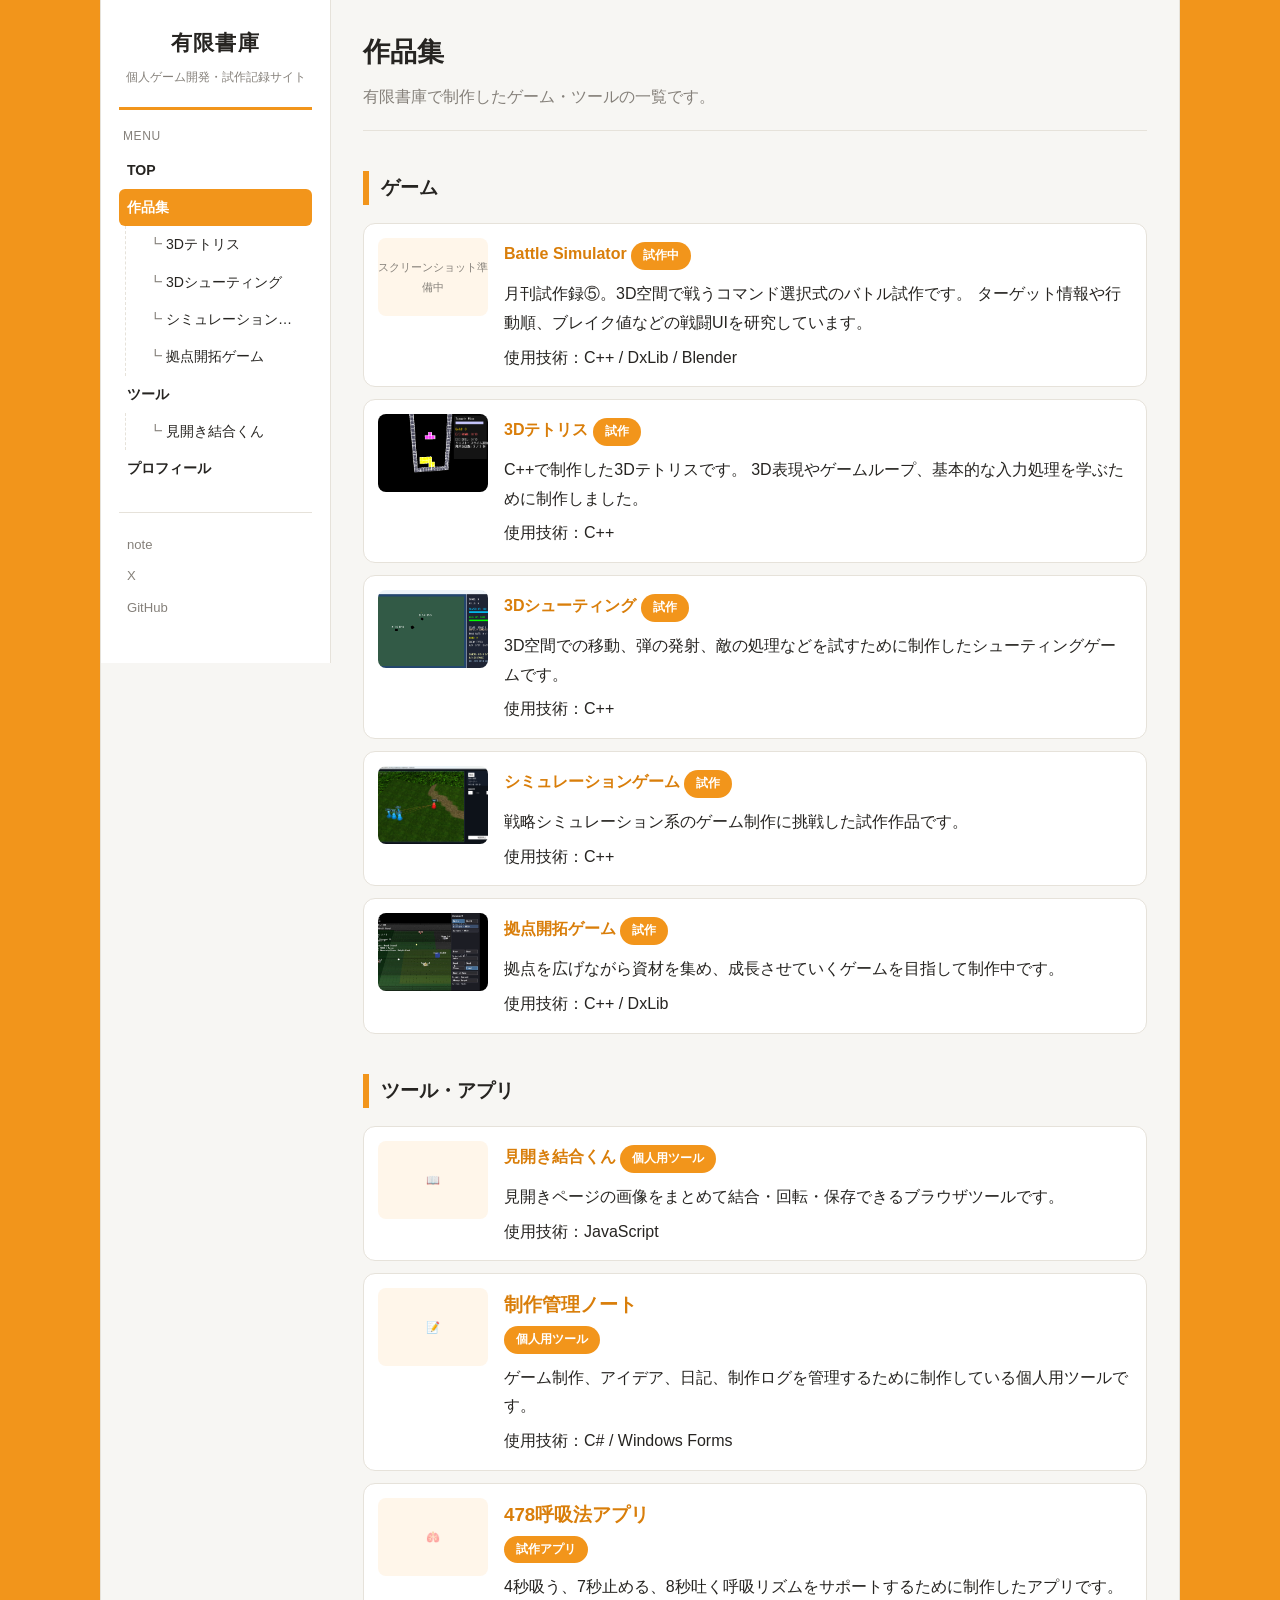
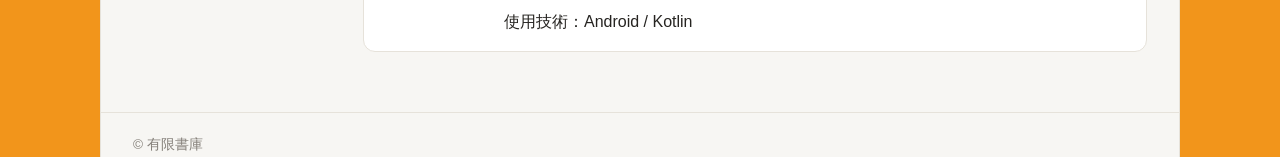
<file: works.html>
<!DOCTYPE html>
<html lang="ja">

<head>
    <meta charset="UTF-8">
    <meta name="viewport" content="width=device-width, initial-scale=1.0">
    <title>作品集 | 有限書庫</title>
    <link rel="stylesheet" href="./style.css">
</head>

<body>

<div class="layout">

    <aside class="sidebar">

        <div class="site-brand">
            <a href="./index.html">
                <h1>有限書庫</h1>
                <p class="tagline">個人ゲーム開発・試作記録サイト</p>
            </a>
        </div>

        <nav class="tree-nav">
            <p class="group-title">MENU</p>
            <ul>
                <li><a href="./index.html">TOP</a></li>
                <li>
                    <a href="./works.html" class="current">作品集</a>
                    <ul>
                        <li><a href="./tetris.html">3Dテトリス</a></li>
                        <li><a href="./3D-shooting.html">3Dシューティング</a></li>
                        <li><a href="./simulation-game.html">シミュレーションゲーム</a></li>
                        <li><a href="./settlement-builder.html">拠点開拓ゲーム</a></li>
                    </ul>
                </li>
                <li>
                    <a href="./works.html#tools">ツール</a>
                    <ul>
                        <li><a href="./mihiraki-merge.html">見開き結合くん</a></li>
                    </ul>
                </li>
                <li><a href="./profile.html">プロフィール</a></li>
            </ul>
        </nav>

        <div class="sidebar-links">
            <a href="https://note.com/finite_archive" target="_blank" rel="noopener">note</a>
            <a href="https://x.com/FiniteArchive" target="_blank" rel="noopener">X</a>
            <a href="#">GitHub</a>
        </div>

    </aside>

    <main class="content">

        <div class="page-head">
            <h1>作品集</h1>
            <p>有限書庫で制作したゲーム・ツールの一覧です。</p>
        </div>

        <section>
            <h2>ゲーム</h2>

            <div class="work-list">

                <div class="work-row">
                    <div class="thumb">スクリーンショット準備中</div>
                    <div class="body">
                        <a href="./battle-simulator/index.html">Battle Simulator</a>
                        <span class="status">試作中</span>
                        <p>
                            月刊試作録⑤。3D空間で戦うコマンド選択式のバトル試作です。
                            ターゲット情報や行動順、ブレイク値などの戦闘UIを研究しています。
                        </p>
                        <p>使用技術：C++ / DxLib / Blender</p>
                    </div>
                </div>

                <div class="work-row">
                    <div class="thumb">
                        <img src="./images/tetris01.png" alt="3Dテトリス">
                    </div>
                    <div class="body">
                        <a href="./tetris.html">3Dテトリス</a>
                        <span class="status">試作</span>
                        <p>
                            C++で制作した3Dテトリスです。
                            3D表現やゲームループ、基本的な入力処理を学ぶために制作しました。
                        </p>
                        <p>使用技術：C++</p>
                    </div>
                </div>

                <div class="work-row">
                    <div class="thumb">
                        <img src="./images/3D-shooting01.png" alt="3Dシューティング">
                    </div>
                    <div class="body">
                        <a href="./3D-shooting.html">3Dシューティング</a>
                        <span class="status">試作</span>
                        <p>
                            3D空間での移動、弾の発射、敵の処理などを試すために制作したシューティングゲームです。
                        </p>
                        <p>使用技術：C++</p>
                    </div>
                </div>

                <div class="work-row">
                    <div class="thumb">
                        <img src="./images/simulation-game01.png" alt="シミュレーションゲーム">
                    </div>
                    <div class="body">
                        <a href="./simulation-game.html">シミュレーションゲーム</a>
                        <span class="status">試作</span>
                        <p>
                            戦略シミュレーション系のゲーム制作に挑戦した試作作品です。
                        </p>
                        <p>使用技術：C++</p>
                    </div>
                </div>

                <div class="work-row">
                    <div class="thumb">
                        <img src="./images/settlement01.png" alt="拠点開拓ゲーム">
                    </div>
                    <div class="body">
                        <a href="./settlement-builder.html">拠点開拓ゲーム</a>
                        <span class="status">試作</span>
                        <p>
                            拠点を広げながら資材を集め、成長させていくゲームを目指して制作中です。
                        </p>
                        <p>使用技術：C++ / DxLib</p>
                    </div>
                </div>

            </div>
        </section>

        <section id="tools">
            <h2>ツール・アプリ</h2>

            <div class="work-list">

                <div class="work-row">
                    <div class="thumb">📖</div>
                    <div class="body">
                        <a href="./mihiraki-merge.html">見開き結合くん</a>
                        <span class="status">個人用ツール</span>
                        <p>
                            見開きページの画像をまとめて結合・回転・保存できるブラウザツールです。
                        </p>
                        <p>使用技術：JavaScript</p>
                    </div>
                </div>

                <div class="work-row">
                    <div class="thumb">📝</div>
                    <div class="body">
                        <h3>制作管理ノート</h3>
                        <span class="status">個人用ツール</span>
                        <p>
                            ゲーム制作、アイデア、日記、制作ログを管理するために制作している個人用ツールです。
                        </p>
                        <p>使用技術：C# / Windows Forms</p>
                    </div>
                </div>

                <div class="work-row">
                    <div class="thumb">🫁</div>
                    <div class="body">
                        <h3>478呼吸法アプリ</h3>
                        <span class="status">試作アプリ</span>
                        <p>
                            4秒吸う、7秒止める、8秒吐く呼吸リズムをサポートするために制作したアプリです。
                        </p>
                        <p>使用技術：Android / Kotlin</p>
                    </div>
                </div>

            </div>
        </section>

    </main>

</div>

<footer>
    &copy; 有限書庫
</footer>

</body>

</html>
</file>
<file: style.css>
/* ==========================================================
   有限書庫 共通スタイル
   サイドバー式ツリーナビゲーションのある個人サイト風レイアウト
   ========================================================== */

:root {
    --color-bg: #f7f6f3;
    --color-surface: #ffffff;
    --color-surface-soft: #fff6ea;
    --color-border: #e6e2da;
    --color-text: #262421;
    --color-text-muted: #85807a;
    --color-accent: #f2951b;
    --color-accent-dark: #d97e0a;
    --color-accent-soft: #fff0da;
    --color-accent-dim: rgba(242, 149, 27, 0.12);
    --sidebar-width: 230px;
    --max-width: 1080px;
}

* {
    box-sizing: border-box;
}

html {
    background: var(--color-accent);
}

body {
    max-width: var(--max-width);
    margin: 0 auto;
    font-family: "Hiragino Kaku Gothic ProN", "Noto Sans JP", "Yu Gothic", "Segoe UI", sans-serif;
    line-height: 1.8;
    color: var(--color-text);
    background: var(--color-bg);
    border-left: 1px solid var(--color-border);
    border-right: 1px solid var(--color-border);
}

a {
    color: var(--color-accent-dark);
}

ul {
    padding-left: 1.2em;
}

/* ---------- layout: sidebar + content ---------- */

.layout {
    display: flex;
    align-items: flex-start;
}

/* ---------- sidebar ---------- */

.sidebar {
    width: var(--sidebar-width);
    flex-shrink: 0;
    background: var(--color-surface);
    border-right: 1px solid var(--color-border);
    padding: 24px 18px 40px;
    position: sticky;
    top: 0;
    align-self: flex-start;
    max-height: 100vh;
    overflow-y: auto;
}

.site-brand {
    text-align: center;
    padding-bottom: 18px;
    margin-bottom: 16px;
    border-bottom: 3px solid var(--color-accent);
}

.site-brand a {
    text-decoration: none;
    color: var(--color-text);
}

.site-brand h1 {
    margin: 0;
    font-size: 1.3em;
    letter-spacing: 0.05em;
}

.site-brand .tagline {
    margin: 6px 0 0;
    font-size: 0.75em;
    color: var(--color-text-muted);
}

.tree-nav .group-title {
    font-size: 0.75em;
    color: var(--color-text-muted);
    margin: 20px 0 4px;
    padding-left: 4px;
    letter-spacing: 0.05em;
}

.tree-nav .group-title:first-child {
    margin-top: 0;
}

.tree-nav ul {
    list-style: none;
    margin: 0;
    padding: 0;
}

.tree-nav > ul > li > a {
    font-weight: bold;
}

.tree-nav a {
    display: block;
    padding: 6px 8px;
    border-radius: 6px;
    color: var(--color-text);
    text-decoration: none;
    font-size: 0.88em;
    white-space: nowrap;
    overflow: hidden;
    text-overflow: ellipsis;
}

.tree-nav a:hover {
    background: var(--color-accent-dim);
    color: var(--color-accent-dark);
}

.tree-nav a.current {
    background: var(--color-accent);
    color: #fff;
}

.tree-nav ul ul {
    padding-left: 14px;
    margin-left: 6px;
    border-left: 1px dashed var(--color-border);
}

.tree-nav ul ul li > a::before {
    content: "┗ ";
    color: var(--color-text-muted);
}

.tree-nav a.current::before {
    color: rgba(255, 255, 255, 0.7);
}

.sidebar-links {
    margin-top: 24px;
    padding-top: 16px;
    border-top: 1px solid var(--color-border);
}

.sidebar-links a {
    display: block;
    padding: 4px 8px;
    font-size: 0.82em;
    color: var(--color-text-muted);
    text-decoration: none;
}

.sidebar-links a:hover {
    color: var(--color-accent-dark);
}

/* ---------- main content ---------- */

.content {
    flex: 1;
    min-width: 0;
    padding: 28px 32px 60px;
}

.page-head {
    margin-bottom: 36px;
    padding-bottom: 18px;
    border-bottom: 1px solid var(--color-border);
}

.page-head h1 {
    margin: 0 0 6px;
    font-size: 1.7em;
}

.page-head p {
    margin: 0;
    color: var(--color-text-muted);
}

section {
    margin-top: 40px;
}

h2 {
    font-size: 1.2em;
    color: var(--color-text);
    padding-left: 12px;
    border-left: 6px solid var(--color-accent);
    margin-bottom: 18px;
}

h3 {
    color: var(--color-accent-dark);
    margin-bottom: 8px;
}

/* ---------- work list (thumbnail row style) ---------- */

.work-list {
    display: flex;
    flex-direction: column;
    gap: 12px;
}

.work-row {
    display: flex;
    gap: 16px;
    align-items: flex-start;
    background: var(--color-surface);
    border: 1px solid var(--color-border);
    border-radius: 12px;
    padding: 14px;
    transition: border-color 0.2s ease, box-shadow 0.2s ease;
}

.work-row:hover {
    border-color: var(--color-accent);
    box-shadow: 0 6px 16px rgba(38, 36, 33, 0.08);
}

.work-row .thumb {
    width: 110px;
    height: 78px;
    flex-shrink: 0;
    border-radius: 8px;
    overflow: hidden;
    background: var(--color-surface-soft);
    display: flex;
    align-items: center;
    justify-content: center;
    color: var(--color-text-muted);
    font-size: 0.7em;
    text-align: center;
}

.work-row .thumb img {
    width: 100%;
    height: 100%;
    object-fit: cover;
}

.work-row .body {
    flex: 1;
    min-width: 0;
}

.work-row .body > a {
    font-weight: bold;
    text-decoration: none;
    color: var(--color-accent-dark);
}

.work-row .body > a:hover {
    text-decoration: underline;
}

.work-row .body p {
    margin: 6px 0 0;
}

.work-row .body h3 {
    margin: 0;
}

/* ---------- simple card (index highlights, etc.) ---------- */

.card {
    background: var(--color-surface);
    border: 1px solid var(--color-border);
    border-radius: 12px;
    padding: 16px 18px;
    margin-top: 12px;
    transition: border-color 0.2s ease, box-shadow 0.2s ease;
}

.card:hover {
    border-color: var(--color-accent);
    box-shadow: 0 6px 16px rgba(38, 36, 33, 0.08);
}

.status {
    display: inline-block;
    font-size: 0.75em;
    font-weight: bold;
    color: #fff;
    background: var(--color-accent);
    padding: 3px 12px;
    border-radius: 999px;
    margin: 4px 0;
}

/* ---------- info box / screenshot (work detail pages) ---------- */

.info-box {
    background: var(--color-surface-soft);
    border: 1px solid var(--color-border);
    padding: 16px 20px;
    border-radius: 12px;
}

.screenshot {
    width: 100%;
    margin: 20px auto;
    border: 2px dashed var(--color-border);
    background: var(--color-surface);
    padding: 10px;
    box-sizing: border-box;
    text-align: center;
    color: var(--color-text-muted);
    border-radius: 12px;
}

.screenshot img {
    width: 100%;
    height: auto;
    display: block;
    border-radius: 8px;
}

/* ---------- update log (news list, dense row style) ---------- */

.log-list {
    list-style: none;
    padding: 0;
    margin: 0;
    border-top: 1px solid var(--color-border);
}

.log-list li {
    display: flex;
    gap: 14px;
    padding: 8px 4px;
    border-bottom: 1px solid var(--color-border);
    font-size: 0.92em;
}

.log-list .date {
    flex-shrink: 0;
    color: var(--color-text-muted);
    font-variant-numeric: tabular-nums;
}

/* ---------- footer ---------- */

footer {
    padding: 20px 32px 0;
    border-top: 1px solid var(--color-border);
    color: var(--color-text-muted);
    font-size: 0.85em;
}

/* ---------- responsive ---------- */

@media (max-width: 720px) {
    .layout {
        flex-direction: column;
    }

    .sidebar {
        width: 100%;
        position: static;
        max-height: none;
        border-right: none;
        border-bottom: 1px solid var(--color-border);
    }

    .tree-nav ul ul {
        padding-left: 10px;
    }

    .content {
        padding: 24px 18px 48px;
    }

    .work-row {
        flex-direction: column;
    }

    .work-row .thumb {
        width: 100%;
        height: 140px;
    }
}
</file>
